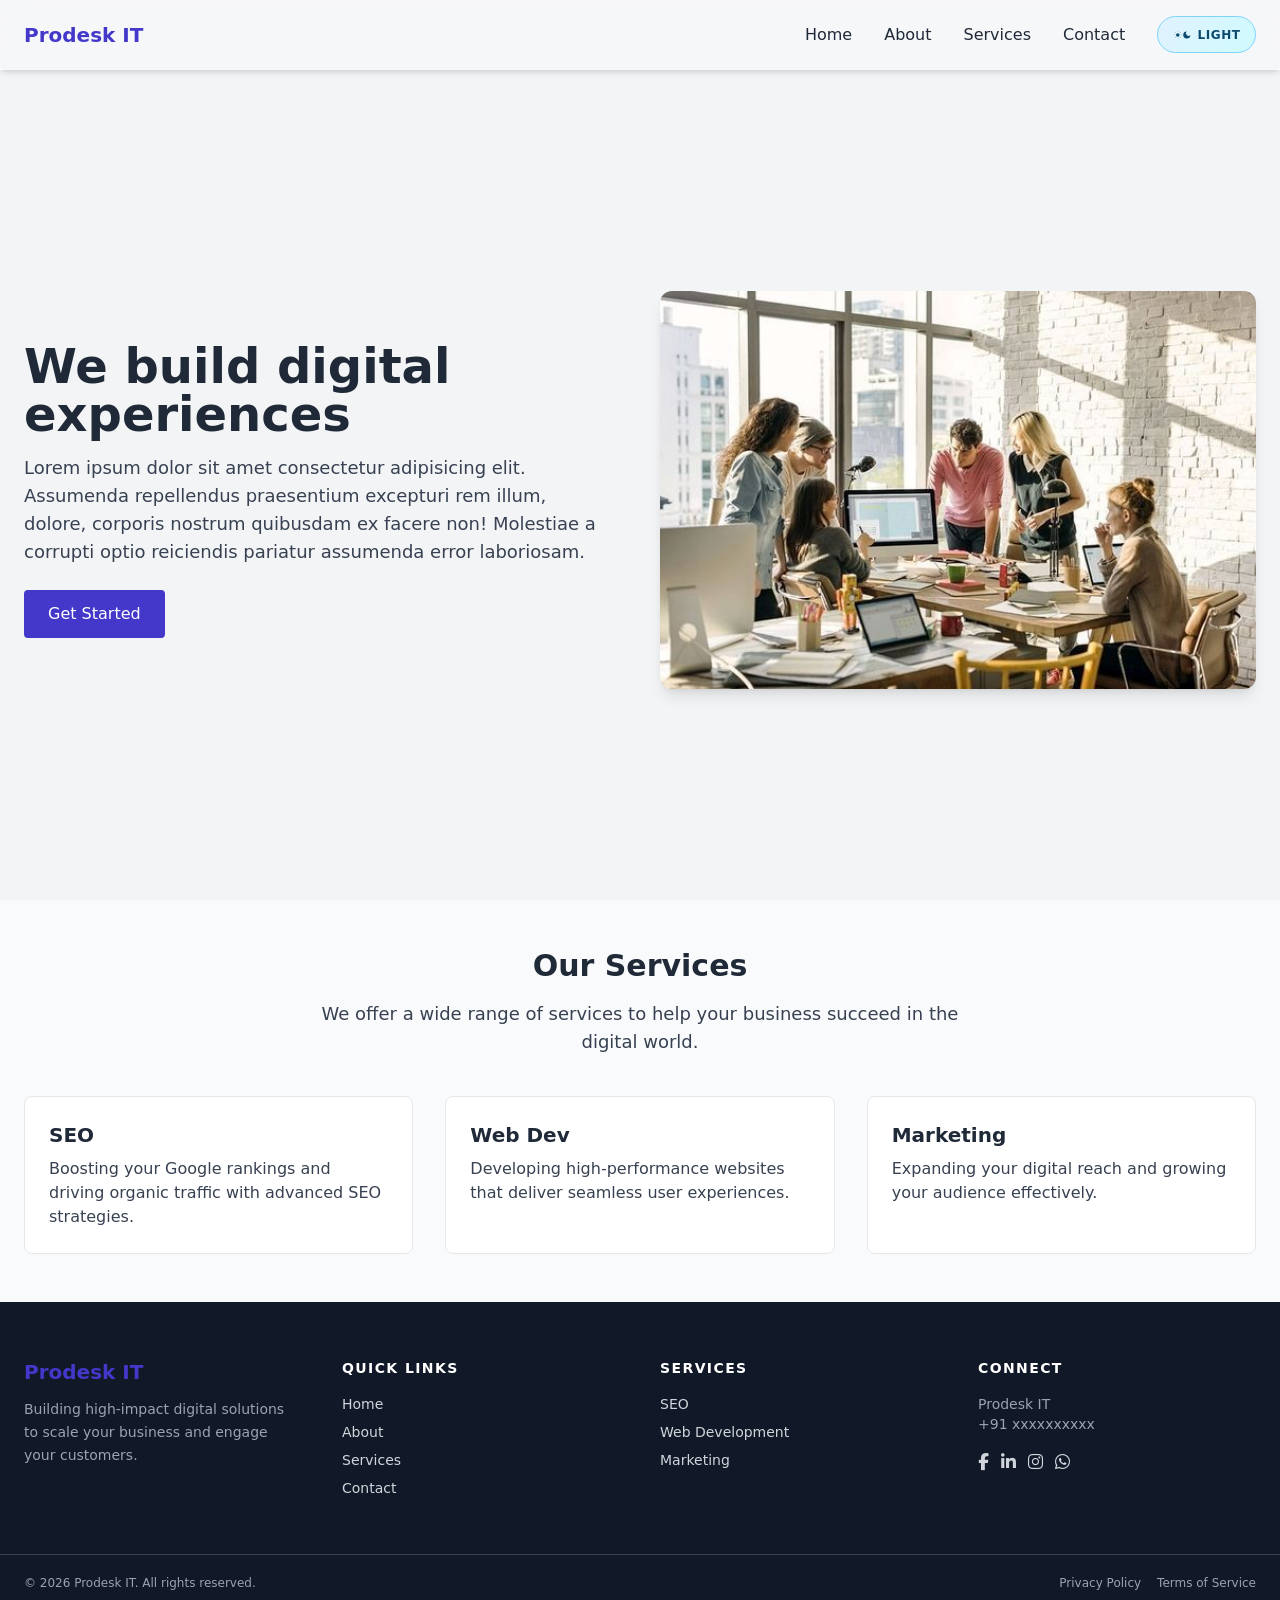
<file: Sprint_1/index.html>
<!doctype html>
<html lang="en" class="scroll-smooth">

<head>
  <meta charset="UTF-8" />
  <meta name="viewport" content="width=device-width, initial-scale=1.0" />
  <title>Prodesk IT</title>
  <link rel="stylesheet" href="./styles/tailwind.css">
</head>

<body class="bg-gray-100 dark:bg-gray-900 transition duration-300">
  <header>
    <nav class="glass-nav fixed top-0 left-0 z-50 w-full shadow-md transition-all duration-300"
      aria-label="Primary navigation">
      <div class="mx-auto flex max-w-7xl items-center justify-between px-6 py-4">
        <a href="#" class="flex items-center gap-2.5 group">
          <span
            class="flex h-10 w-10 items-center justify-center rounded-lg bg-blue-100 text-primary shadow-md group-hover:shadow-lg transition-shadow dark:bg-gradient-to-br dark:from-primary dark:to-indigo-600 dark:text-white">
            <svg class="w-4 h-4" xmlns="http://www.w3.org/2000/svg" fill="none" viewBox="0 0 24 24"
              stroke="currentColor" aria-hidden="true">
              <path stroke-linecap="round" stroke-linejoin="round" stroke-width="2" d="M16 18l6-6-6-6M8 6L2 12l6 6" />
            </svg>
          </span>
          <span
            class="text-xl font-bold text-primary dark:bg-gradient-to-r dark:from-primary dark:to-indigo-400 dark:bg-clip-text dark:text-transparent">Prodesk
            IT
          </span>
        </a>
        <div class="hidden items-center space-x-8 md:flex">
          <a href="#" class="group relative text-gray-800 dark:text-gray-200">
            Home
            <span class="absolute left-0 -bottom-1 h-[2px] w-0 bg-primary transition-all group-hover:w-full"></span>
          </a>
          <a href="#" class="group relative text-gray-800 dark:text-gray-200">
            About
            <span class="absolute left-0 -bottom-1 h-[2px] w-0 bg-primary transition-all group-hover:w-full"></span>
          </a>
          <a href="#" class="group relative text-gray-800 dark:text-gray-200">
            Services
            <span class="absolute left-0 -bottom-1 h-[2px] w-0 bg-primary transition-all group-hover:w-full"></span>
          </a>
          <a href="#" class="group relative text-gray-800 dark:text-gray-200">
            Contact
            <span class="absolute left-0 -bottom-1 h-[2px] w-0 bg-primary transition-all group-hover:w-full"></span>
          </a>

          <button id="theme-toggle" type="button" aria-label="Toggle dark mode" class="theme-switch" data-mode="light">
            <span class="theme-icons inline-flex items-center" aria-hidden="true">
              <svg class="theme-icon theme-sun w-4 h-4" xmlns="http://www.w3.org/2000/svg" viewBox="0 0 24 24"
                fill="currentColor" aria-hidden="true">
                <path
                  d="M12 3.75a.75.75 0 01.75-.75h0a.75.75 0 010 1.5h0A.75.75 0 0112 3.75zM12 20.25a.75.75 0 01.75-.75h0a.75.75 0 010 1.5h0A.75.75 0 0112 20.25zM4.97 5.47a.75.75 0 011.06 0l0 0a.75.75 0 01-1.06 1.06l0 0a.75.75 0 010-1.06zM17.97 18.47a.75.75 0 011.06 0l0 0a.75.75 0 01-1.06 1.06l0 0a.75.75 0 010-1.06zM3.75 12a.75.75 0 01-.75-.75v0a.75.75 0 011.5 0v0A.75.75 0 013.75 12zM20.25 12a.75.75 0 01-.75-.75v0a.75.75 0 011.5 0v0A.75.75 0 0120.25 12zM4.97 18.53a.75.75 0 010-1.06l0 0a.75.75 0 011.06 1.06l0 0a.75.75 0 01-1.06 0zM17.97 5.53a.75.75 0 010-1.06l0 0a.75.75 0 011.06 1.06l0 0a.75.75 0 01-1.06 0zM12 7.5a4.5 4.5 0 100 9 4.5 4.5 0 000-9z" />
              </svg>
              <svg class="theme-icon theme-moon w-4 h-4 hidden" xmlns="http://www.w3.org/2000/svg" viewBox="0 0 24 24"
                fill="currentColor" aria-hidden="true">
                <path d="M21 12.79A9 9 0 1111.21 3 7 7 0 0021 12.79z" />
              </svg>
            </span>
            <span class="theme-label">LIGHT</span>
          </button>
        </div>
        <div class="flex items-center space-x-3 md:hidden">
          <button id="theme-toggle-mobile" type="button" aria-label="Toggle dark mode" class="theme-switch"
            data-mode="light">
            <span class="theme-icons inline-flex items-center" aria-hidden="true">
              <svg class="theme-icon theme-sun w-4 h-4" xmlns="http://www.w3.org/2000/svg" viewBox="0 0 24 24"
                fill="currentColor" aria-hidden="true">
                <path
                  d="M12 3.75a.75.75 0 01.75-.75h0a.75.75 0 010 1.5h0A.75.75 0 0112 3.75zM12 20.25a.75.75 0 01.75-.75h0a.75.75 0 010 1.5h0A.75.75 0 0112 20.25zM4.97 5.47a.75.75 0 011.06 0l0 0a.75.75 0 01-1.06 1.06l0 0a.75.75 0 010-1.06zM17.97 18.47a.75.75 0 011.06 0l0 0a.75.75 0 01-1.06 1.06l0 0a.75.75 0 010-1.06zM3.75 12a.75.75 0 01-.75-.75v0a.75.75 0 011.5 0v0A.75.75 0 013.75 12zM20.25 12a.75.75 0 01-.75-.75v0a.75.75 0 011.5 0v0A.75.75 0 0120.25 12zM4.97 18.53a.75.75 0 010-1.06l0 0a.75.75 0 011.06 1.06l0 0a.75.75 0 01-1.06 0zM17.97 5.53a.75.75 0 010-1.06l0 0a.75.75 0 011.06 1.06l0 0a.75.75 0 01-1.06 0zM12 7.5a4.5 4.5 0 100 9 4.5 4.5 0 000-9z" />
              </svg>
              <svg class="theme-icon theme-moon w-4 h-4 hidden" xmlns="http://www.w3.org/2000/svg" viewBox="0 0 24 24"
                fill="currentColor" aria-hidden="true">
                <path d="M21 12.79A9 9 0 1111.21 3 7 7 0 0021 12.79z" />
              </svg>
            </span>
            <span class="theme-label">LIGHT</span>
          </button>
          <button id="menu-btn" type="button" aria-controls="mobile-menu" aria-expanded="false" aria-label="Open menu"
            class="rounded px-2 py-1 text-2xl text-gray-800 transition hover:bg-gray-200/60 dark:text-gray-200 dark:hover:bg-gray-700/60">
            =
          </button>
        </div>
      </div>
      <div id="mobile-menu" class="hidden px-6 pb-4 md:hidden">
        <a href="#" class="block py-2 text-gray-800 dark:text-gray-200">Home</a>
        <a href="#" class="block py-2 text-gray-800 dark:text-gray-200">About</a>
        <a href="#" class="block py-2 text-gray-800 dark:text-gray-200">Services</a>
        <a href="#" class="block py-2 text-gray-800 dark:text-gray-200">Contact</a>
      </div>
    </nav>
  </header>


  <div id="main"></div>
  <div id="footer"></div>

  <script src="script.js"></script>
</body>

</html>
</file>
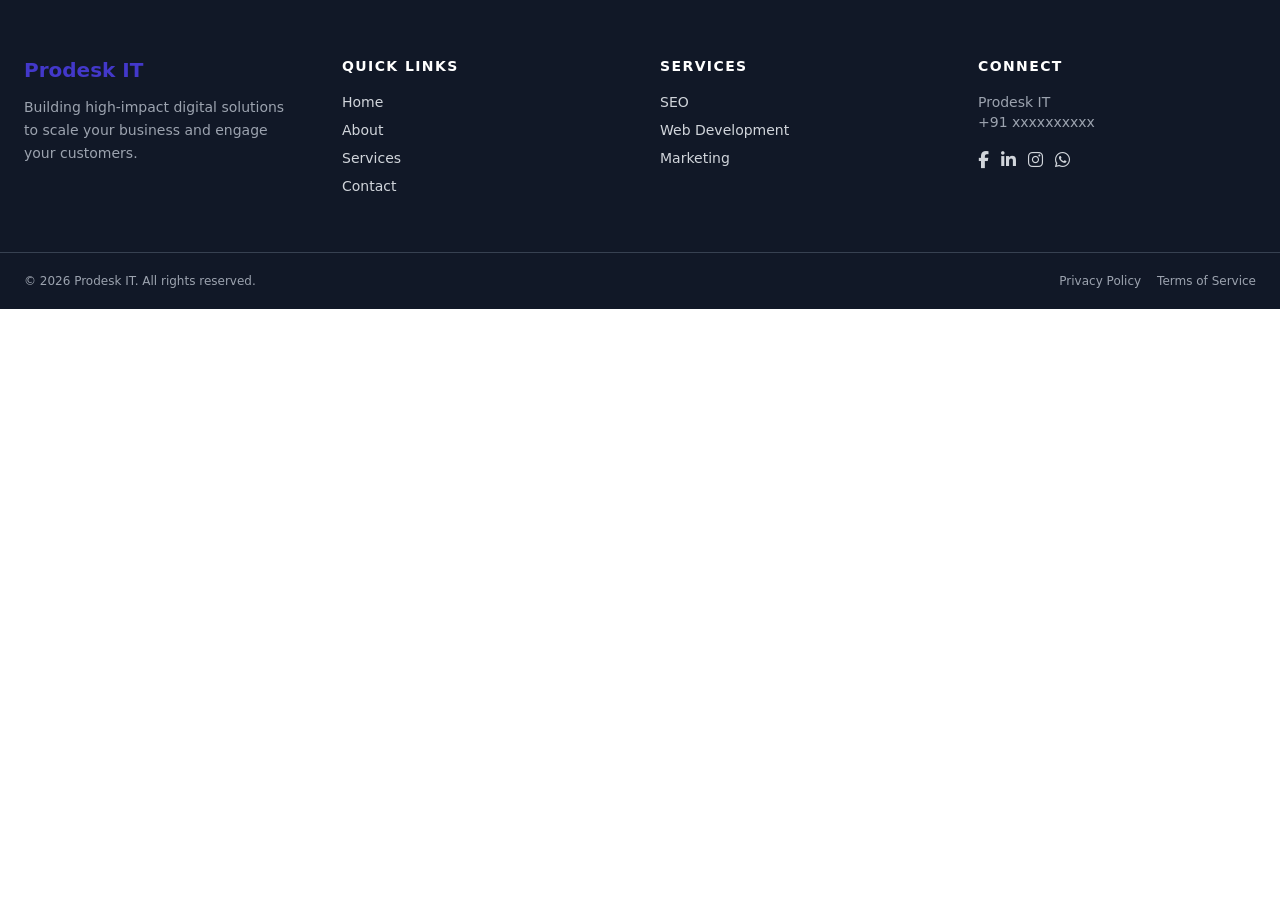
<file: Sprint_1/footer.html>
<!DOCTYPE html>
<html lang="en">
<head>
    <meta charset="UTF-8">
    <meta name="viewport" content="width=device-width, initial-scale=1.0">
    <title>Document</title>
  <link rel="stylesheet" href="styles/style.css" <noscript>
  <link rel="stylesheet" href="./styles/tailwind.css"></noscript>
  <link rel="stylesheet" href="https://cdnjs.cloudflare.com/ajax/libs/font-awesome/6.7.2/css/all.min.css"
    integrity="sha512-Evv84Mr4kqVGRNSgIGL/F/aIDqQb7xQ2vcrdIwxfjThSH8CSR7PBEakCr51Ck+w+/U6swU2Im1vVX0SVk9ABhg=="
    crossorigin="anonymous" referrerpolicy="no-referrer" />
</head>
<body>
  <footer class="bg-gray-900 text-gray-300">
    <div class="mx-auto max-w-7xl px-6 py-14 grid gap-10 sm:grid-cols-2 md:grid-cols-4">
      <div>
        <div class="flex items-center gap-3">
          <a href="#" class="flex items-center gap-2.5 group">
            <span
              class="flex h-10 w-10 items-center justify-center rounded-lg bg-blue-100 text-primary shadow-md group-hover:shadow-lg transition-shadow dark:bg-gradient-to-br dark:from-primary dark:to-indigo-600 dark:text-white">
              <svg class="w-4 h-4" xmlns="http://www.w3.org/2000/svg" fill="none" viewBox="0 0 24 24"
                stroke="currentColor" aria-hidden="true">
                <path stroke-linecap="round" stroke-linejoin="round" stroke-width="2" d="M16 18l6-6-6-6M8 6L2 12l6 6" />
              </svg>
            </span>
            <span
              class="text-xl font-bold text-primary dark:bg-gradient-to-r dark:from-primary dark:to-indigo-400 dark:bg-clip-text dark:text-transparent">
              Prodesk
              IT
            </span>
          </a>


        </div>
        <p class="mt-3 text-sm leading-relaxed text-gray-400">
          Building high-impact digital solutions to scale your business and engage your customers.
        </p>
      </div>

      <div>
        <h4 class="text-sm font-semibold uppercase tracking-widest text-white">
          Quick Links
        </h4>
        <ul class="mt-4 space-y-2 text-sm">
          <li><a href="#" class="transition hover:text-white">Home</a></li>
          <li><a href="#" class="transition hover:text-white">About</a></li>
          <li>
            <a href="#" class="transition hover:text-white">Services</a>
          </li>
          <li><a href="#" class="transition hover:text-white">Contact</a></li>
        </ul>
      </div>

      <div>
        <h4 class="text-sm font-semibold uppercase tracking-widest text-white">
          Services
        </h4>
        <ul class="mt-4 space-y-2 text-sm">
          <li>
            <a href="#" class="transition hover:text-white">SEO</a>
          </li>
          <li>
            <a href="#" class="transition hover:text-white">Web Development</a>
          </li>
          <li>
            <a href="#" class="transition hover:text-white">Marketing</a>
          </li>
        </ul>
      </div>
      <div>
        <h4 class="text-sm font-semibold uppercase tracking-widest text-white">
          Connect
        </h4>
        <p class="mt-4 text-sm text-gray-400">Prodesk IT</p>
        <p class="text-sm text-gray-400">+91 xxxxxxxxxx</p>
        <div class="mt-4 flex gap-3 icons">
          <a href="#"><i class="fa-brands fa-facebook-f"></i> </a>
          <a href="#"><i class="fa-brands fa-linkedin-in"></i></a>
          <a href="#"><i class="fa-brands fa-instagram"></i></a>
          <a href="#"><i class="fa-brands fa-whatsapp"></i></a>
        </div>
      </div>
    </div>

    <div class="border-t border-gray-700">
      <div
        class="mx-auto flex max-w-7xl flex-col items-center justify-between gap-3 px-6 py-5 text-xs text-gray-400 sm:flex-row">
        <span>&copy; 2026 Prodesk IT. All rights reserved.</span>
        <div class="flex gap-4">
          <a href="#" class="transition hover:text-white">Privacy Policy</a>
          <a href="#" class="transition hover:text-white">Terms of Service</a>
        </div>
      </div>
    </div>
  </footer>  
</body>
</html>
</file>
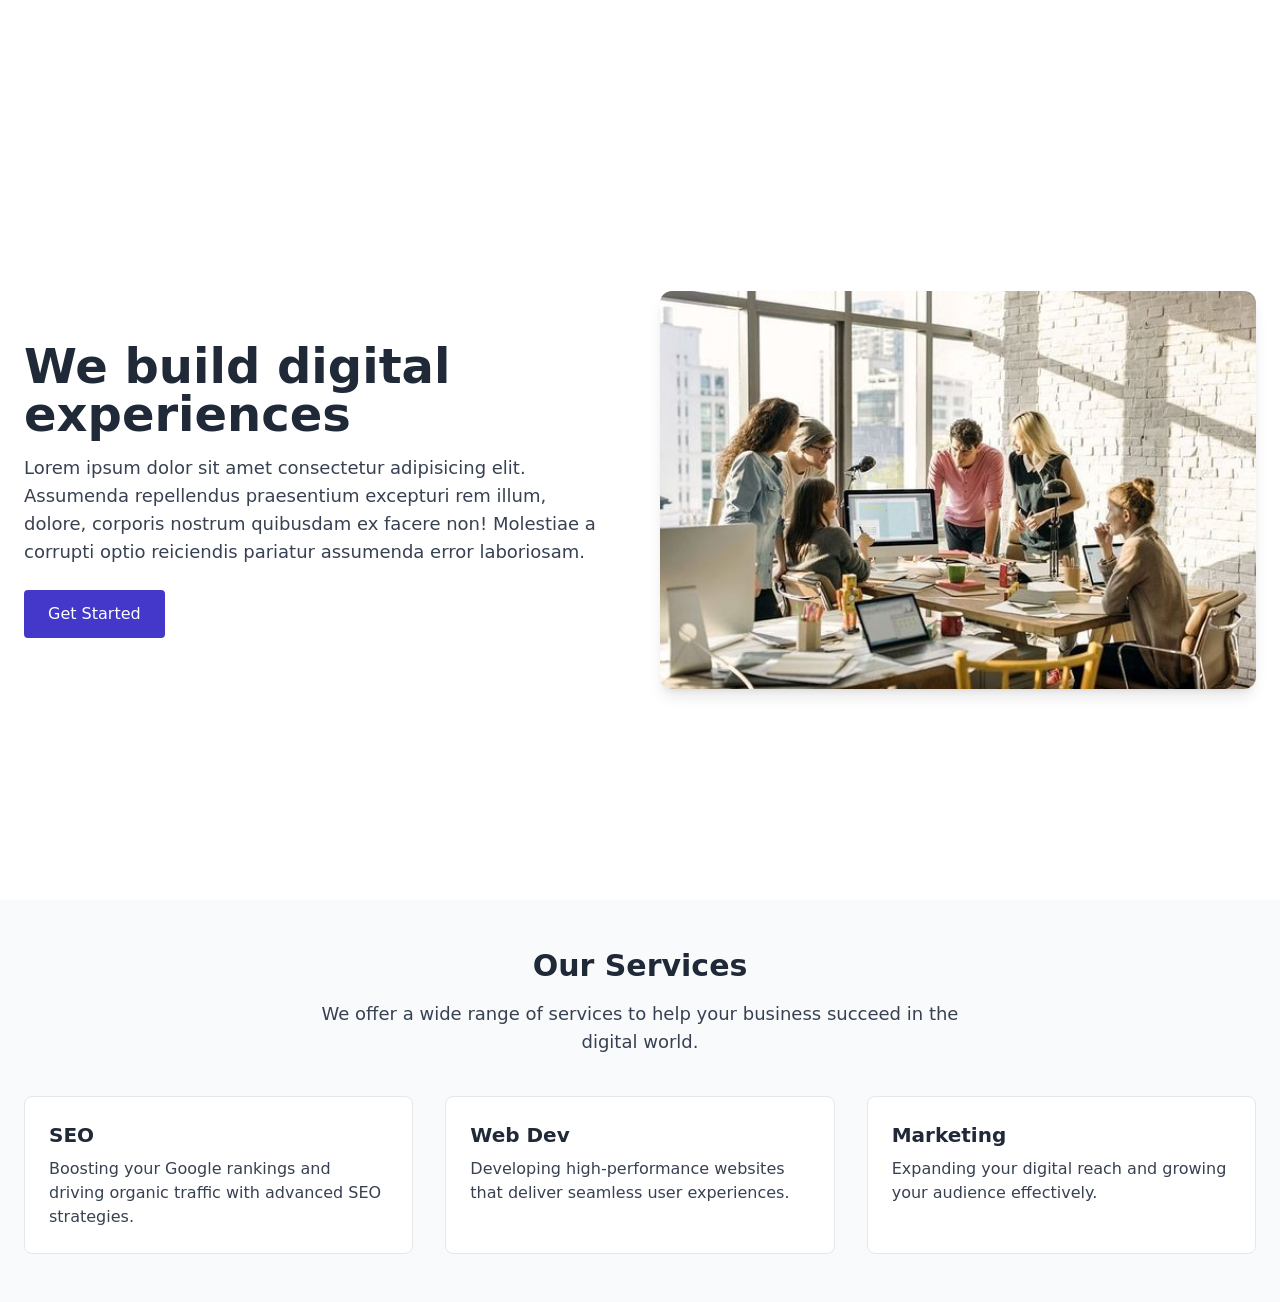
<file: Sprint_1/main.html>
<!DOCTYPE html>
<html lang="en">
<head>
    <meta charset="UTF-8">
    <meta name="viewport" content="width=device-width, initial-scale=1.0">
    <title>Document</title>
  <link rel="stylesheet" href="styles/style.css" <noscript>
  <link rel="stylesheet" href="./styles/tailwind.css"></noscript>
</head>
<body>
    <main class="pt-20">
    <section
      class="mx-auto grid min-h-[calc(100vh-5rem)] max-w-7xl items-center gap-10 px-6 py-12 text-gray-800 dark:text-gray-200 md:grid-cols-2">
      <div class="text-left">
        <h1 class="text-4xl font-bold leading-tight md:text-5xl">
          We build digital experiences
        </h1>
        <p class="mt-4 max-w-xl text-lg text-gray-700 dark:text-gray-300">
          Lorem ipsum dolor sit amet consectetur adipisicing elit. Assumenda repellendus praesentium excepturi rem
          illum, dolore, corporis nostrum quibusdam ex facere non! Molestiae a corrupti optio reiciendis pariatur
          assumenda error laboriosam.
        </p>
        <button class="mt-6 rounded bg-primary px-6 py-3 font-medium text-white transition hover:bg-primary/90">
          Get Started
        </button>
      </div>
      <div>
        <img src="hero_img.jpg" srcset=" hero_img.jpg 360w, hero_img.jpg 520w"
          sizes="(min-width: 768px) 455px, calc(100vw - 3rem)" alt="Team collaborating on digital product strategy"
          width="520" height="303" decoding="async" fetchpriority="high" class="w-full rounded-xl shadow-lg" />
      </div>
    </section>
    <section class="bg-gray-50 dark:bg-gray-800 py-12">
      <div class="mx-auto max-w-7xl px-6 text-center text-gray-800 dark:text-gray-200">
        <h2 class="text-3xl font-bold">Our Services</h2>
        <p class="mt-4 max-w-2xl mx-auto text-lg text-gray-700 dark:text-gray-300">
          We offer a wide range of services to help your business succeed in
          the digital world.
        </p>
        <div class="mt-10 grid gap-8 md:grid-cols-3">
          <div class="service-card rounded-lg border bg-white p-6 text-left dark:bg-gray-900">
            <h3 class="text-xl font-semibold">SEO</h3>
            <p class="mt-2 text-gray-700 dark:text-gray-300">
              Boosting your Google rankings and driving organic traffic with advanced SEO strategies.
            </p>
          </div>
          <div class="service-card rounded-lg border bg-white p-6 text-left dark:bg-gray-900">
            <h3 class="text-xl font-semibold">Web Dev</h3>
            <p class="mt-2 text-gray-700 dark:text-gray-300">
              Developing high-performance websites that deliver seamless user experiences.
            </p>
          </div>
          <div class="service-card rounded-lg border bg-white p-6 text-left dark:bg-gray-900">
            <h3 class="text-xl font-semibold">Marketing</h3>
            <p class="mt-2 text-gray-700 dark:text-gray-300">
              Expanding your digital reach and growing your audience effectively.
            </p>
          </div>
        </div>
      </div>
    </section>
  </main>
      
</body>
</html>
</file>
<file: Sprint_1/styles/style.css>
:root {
      --brand-primary: #4338ca;
      --brand-primary-hover: #3730a3;
    }

    .bg-primary {
      background-color: var(--brand-primary) !important;
    }

    .text-primary {
      color: var(--brand-primary) !important;
    }

    .hover\:bg-primary\/90:hover,
    .hover\:bg-primary:hover {
      background-color: var(--brand-primary-hover) !important;
    }

    .glass-nav {
      background: rgba(255, 255, 255, 0.26);
      border-bottom: 1px solid rgba(255, 255, 255, 0.35);
      backdrop-filter: blur(14px) saturate(160%);
      -webkit-backdrop-filter: blur(14px) saturate(160%);
    }

    .dark .glass-nav {
      background: #1F2937;
      border-bottom: 1px solid rgba(148, 163, 184, 0.2);
    }

    .theme-switch {
      display: inline-flex;
      align-items: center;
      gap: 0.35rem;
      border-radius: 9999px;
      border: 1px solid #7dd3fc;
      background: linear-gradient(120deg, #e0f2fe, #cffafe);
      color: #0c4a6e;
      font-size: 0.75rem;
      font-weight: 700;
      letter-spacing: 0.05em;
      padding: 0.5rem 0.9rem;
      transition: transform 180ms ease, box-shadow 180ms ease, background 180ms ease, color 180ms ease;
    }

    .theme-switch:hover {
      transform: translateY(-2px);
      box-shadow: 0 8px 20px rgba(8, 145, 178, 0.18);
    }

    .theme-switch .theme-icons {
      display: inline-flex;
      align-items: center;
      justify-content: center;
      width: 1.2rem;
      height: 1.2rem;
      flex-shrink: 0;
    }

    .theme-switch .theme-icon {
      width: 1rem;
      height: 1rem;
      display: flex;
      align-items: center;
      justify-content: center;
      color: #0c4a6e;
      transition: color 180ms ease, transform 180ms ease;
    }

    .theme-switch[data-mode="dark"] {
      border-color: #4338ca;
      background: linear-gradient(135deg, #4338ca, #3730a3);
      color: #fff;
      box-shadow: 0 4px 15px rgba(67, 56, 202, 0.3);
    }

    .theme-switch[data-mode="dark"]:hover {
      box-shadow: 0 8px 25px rgba(67, 56, 202, 0.5);
    }

    .theme-switch[data-mode="dark"] .theme-icon {
      color: #fff;
    }

    .theme-switch .theme-label {
      display: inline-block;
      white-space: nowrap;
    }

    .theme-switch:hover .theme-icon {
      transform: rotate(20deg);
    }

    .service-card {
      transition:
        transform 220ms ease,
        box-shadow 220ms ease;
    }

    .service-card:hover {
      transform: translateY(-8px);
      box-shadow: 0 16px 32px rgba(0, 0, 0, 0.1);
    }
  

    .icons{
    font-size: 17px;
        
    }

     .fa-whatsapp:hover{
        font-size: 20px;
        color: green;
    }
    .fa-facebook-f:hover{
        font-size: 20px;
        color: blue;
    }
  
    .fa-instagram:hover{
        font-size: 20px;
        color: #F704C7;
    }

    .fa-linkedin-in:hover{
        font-size: 20px;
        color:  #007BB6 ;
    }
</file>
